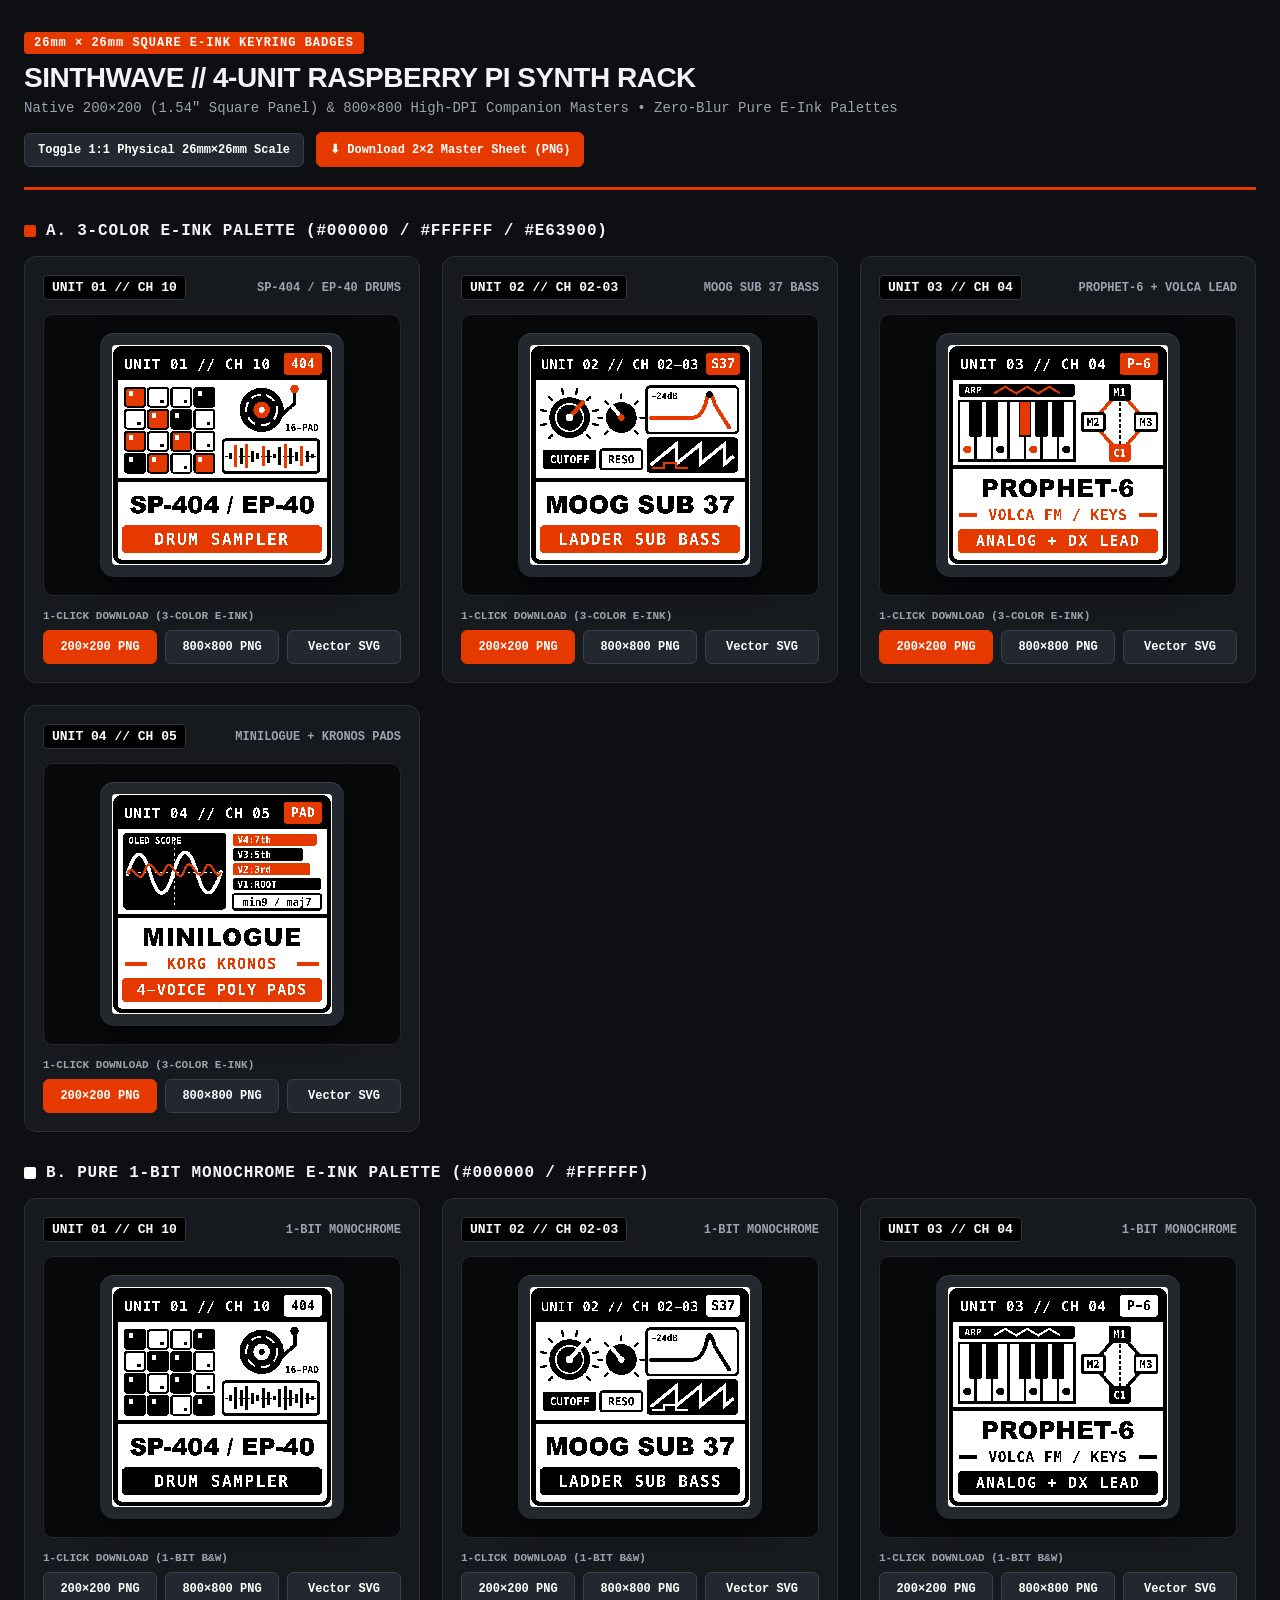
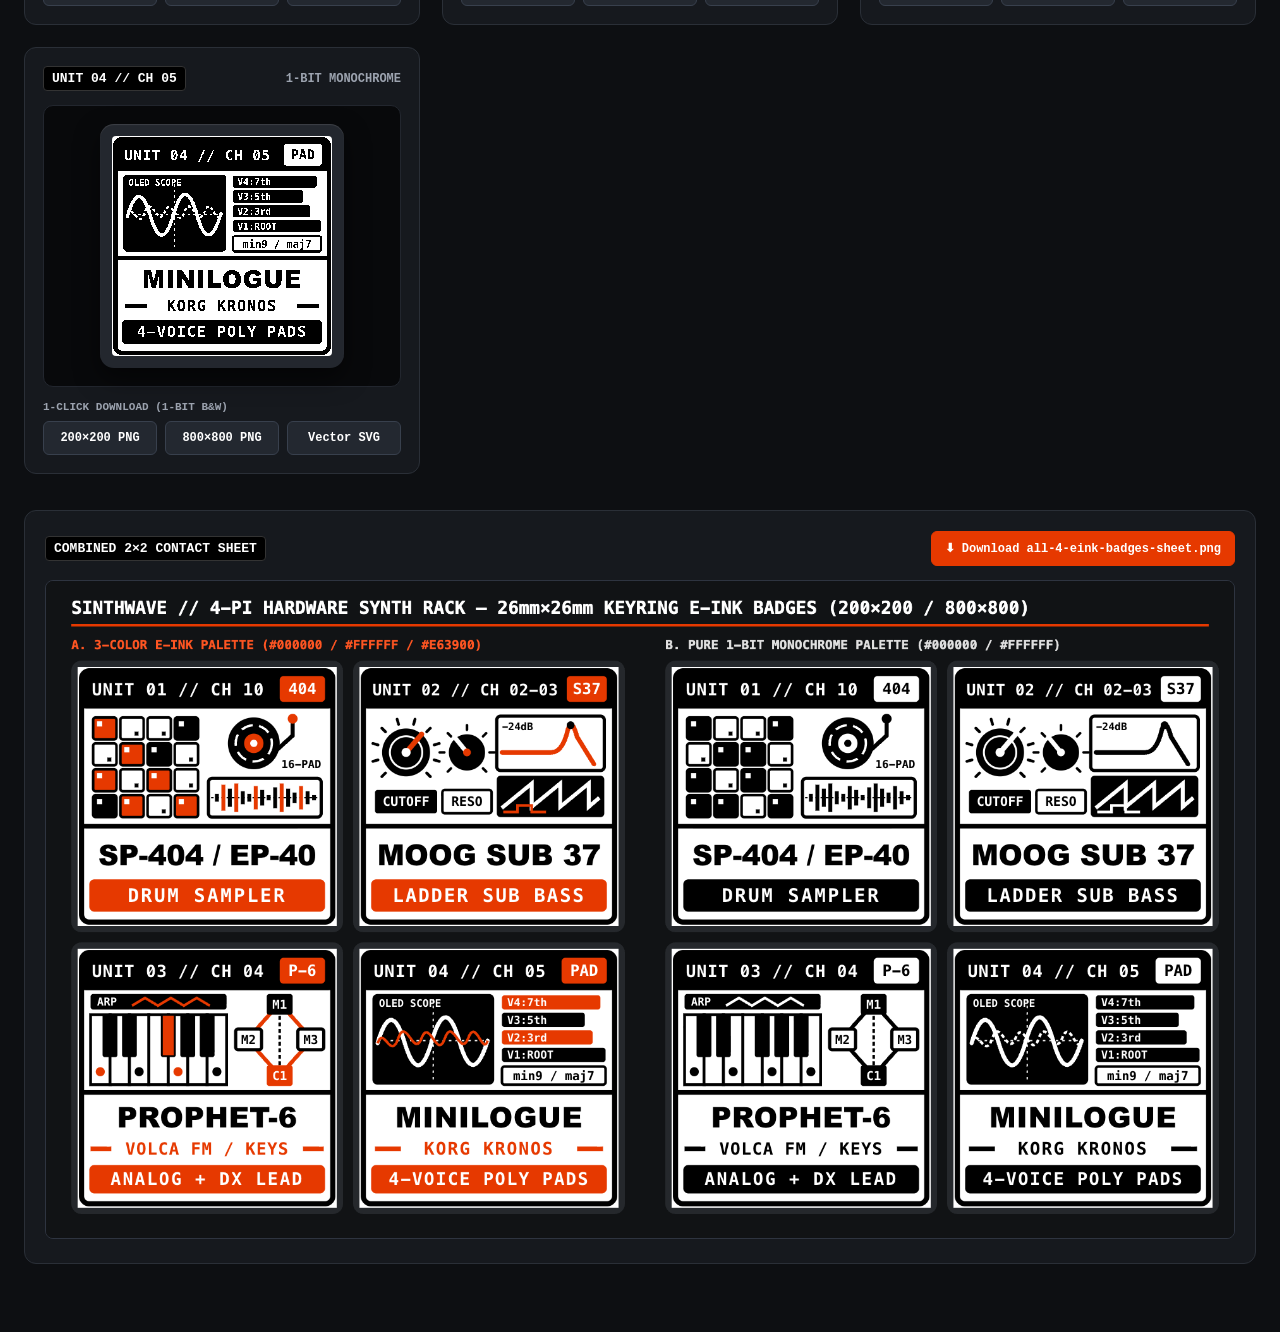
<file: public/eink-badges/index.html>
<!DOCTYPE html>
<html lang="en">
<head>
  <meta charset="UTF-8" />
  <meta name="viewport" content="width=device-width, initial-scale=1.0" />
  <title>SINTHWAVE // 26mm×26mm Keyring E-Ink Synth Badges</title>
  <style>
    :root {
      --bg: #0d0f12;
      --panel: #16191e;
      --border: #2a2f37;
      --text: #f3f4f6;
      --muted: #9ca3af;
      --accent: #e63900;
      --accent-hover: #ff4d14;
    }
    * { box-sizing: border-box; margin: 0; padding: 0; }
    body {
      background: var(--bg);
      color: var(--text);
      font-family: -apple-system, BlinkMacSystemFont, "SF Pro Display", "Helvetica Neue", sans-serif;
      padding: 32px 24px 64px;
      max-width: 1360px;
      margin: 0 auto;
    }
    header {
      border-bottom: 3px solid var(--accent);
      padding-bottom: 20px;
      margin-bottom: 28px;
      display: flex;
      flex-wrap: wrap;
      justify-content: space-between;
      align-items: flex-end;
      gap: 16px;
    }
    .tag {
      display: inline-block;
      background: var(--accent);
      color: #fff;
      font-family: "SF Mono", "Menlo", monospace;
      font-weight: 900;
      font-size: 12px;
      padding: 4px 10px;
      border-radius: 4px;
      letter-spacing: 1px;
      margin-bottom: 8px;
    }
    h1 {
      font-size: 28px;
      font-weight: 900;
      letter-spacing: -0.5px;
    }
    .subtitle {
      color: var(--muted);
      font-size: 14px;
      margin-top: 6px;
      font-family: "SF Mono", "Menlo", monospace;
    }
    .toolbar {
      display: flex;
      gap: 12px;
      flex-wrap: wrap;
      align-items: center;
    }
    .btn {
      display: inline-flex;
      align-items: center;
      justify-content: center;
      gap: 6px;
      background: #232830;
      color: #fff;
      text-decoration: none;
      font-family: "SF Mono", "Menlo", monospace;
      font-size: 12px;
      font-weight: 800;
      padding: 9px 13px;
      border-radius: 6px;
      border: 1px solid #38404d;
      cursor: pointer;
      transition: all 0.15s ease;
    }
    .btn:hover {
      background: #2f3640;
      border-color: #556070;
    }
    .btn-primary {
      background: var(--accent);
      border-color: var(--accent);
    }
    .btn-primary:hover {
      background: var(--accent-hover);
      border-color: var(--accent-hover);
    }
    .section-title {
      font-family: "SF Mono", "Menlo", monospace;
      font-size: 16px;
      font-weight: 900;
      letter-spacing: 0.8px;
      text-transform: uppercase;
      margin: 32px 0 16px;
      display: flex;
      align-items: center;
      gap: 10px;
    }
    .section-title span.dot {
      width: 12px;
      height: 12px;
      border-radius: 2px;
      background: var(--accent);
      display: inline-block;
    }
    .grid {
      display: grid;
      grid-template-columns: repeat(auto-fit, minmax(295px, 1fr));
      gap: 22px;
    }
    .card {
      background: var(--panel);
      border: 1px solid var(--border);
      border-radius: 12px;
      padding: 18px;
      display: flex;
      flex-direction: column;
      gap: 14px;
    }
    .card-header {
      display: flex;
      justify-content: space-between;
      align-items: center;
      font-family: "SF Mono", "Menlo", monospace;
    }
    .unit-id {
      font-size: 13px;
      font-weight: 900;
      color: #fff;
      background: #000;
      padding: 4px 8px;
      border-radius: 4px;
      border: 1px solid #333;
    }
    .unit-role {
      font-size: 12px;
      color: var(--muted);
      font-weight: 700;
    }
    .preview-stage {
      background: #08090b;
      border: 1px solid #22262e;
      border-radius: 10px;
      padding: 18px;
      display: flex;
      flex-direction: column;
      align-items: center;
      gap: 12px;
    }
    /* Keyring E-Ink Physical Casing Mock */
    .keyring-bezel {
      background: #23272e;
      padding: 12px;
      border-radius: 14px;
      box-shadow: 0 10px 25px rgba(0,0,0,0.5), inset 0 1px 1px rgba(255,255,255,0.12);
      position: relative;
      transition: all 0.2s ease;
    }
    .keyring-bezel img {
      width: 220px;
      height: 220px;
      display: block;
      border-radius: 4px;
      image-rendering: pixelated;
      transition: all 0.2s ease;
    }
    body.physical-scale .keyring-bezel img {
      width: 26mm;
      height: 26mm;
    }
    .dl-group {
      display: flex;
      flex-direction: column;
      gap: 8px;
    }
    .dl-label {
      font-family: "SF Mono", "Menlo", monospace;
      font-size: 11px;
      color: var(--muted);
      font-weight: 700;
      text-transform: uppercase;
    }
    .dl-row {
      display: grid;
      grid-template-columns: repeat(3, 1fr);
      gap: 8px;
    }
    .sheet-box {
      margin-top: 36px;
      background: var(--panel);
      border: 1px solid var(--border);
      border-radius: 12px;
      padding: 20px;
    }
    .sheet-box img {
      width: 100%;
      height: auto;
      border-radius: 8px;
      border: 1px solid #2e3440;
      margin-top: 14px;
    }
  </style>
</head>
<body>
  <header>
    <div>
      <div class="tag">26mm × 26mm SQUARE E-INK KEYRING BADGES</div>
      <h1>SINTHWAVE // 4-UNIT RASPBERRY PI SYNTH RACK</h1>
      <div class="subtitle">Native 200×200 (1.54" Square Panel) &amp; 800×800 High-DPI Companion Masters • Zero-Blur Pure E-Ink Palettes</div>
    </div>
    <div class="toolbar">
      <button class="btn" onclick="document.body.classList.toggle('physical-scale')">
        Toggle 1:1 Physical 26mm×26mm Scale
      </button>
      <a class="btn btn-primary" href="./all-4-eink-badges-sheet.png" download="all-4-eink-badges-sheet.png">
        ⬇ Download 2×2 Master Sheet (PNG)
      </a>
    </div>
  </header>

  <div class="section-title">
    <span class="dot"></span>
    A. 3-Color E-Ink Palette (#000000 / #FFFFFF / #E63900)
  </div>
  <div class="grid">
    <!-- Unit 1 Color -->
    <div class="card">
      <div class="card-header">
        <span class="unit-id">UNIT 01 // CH 10</span>
        <span class="unit-role">SP-404 / EP-40 DRUMS</span>
      </div>
      <div class="preview-stage">
        <div class="keyring-bezel">
          <img src="./unit1-sp404-ep40-drums-color-800x800.png" alt="Unit 01 SP-404 / EP-40 Color E-Ink Badge" />
        </div>
      </div>
      <div class="dl-group">
        <div class="dl-label">1-Click Download (3-Color E-Ink)</div>
        <div class="dl-row">
          <a class="btn btn-primary" href="./unit1-sp404-ep40-drums-color-200x200.png" download>200×200 PNG</a>
          <a class="btn" href="./unit1-sp404-ep40-drums-color-800x800.png" download>800×800 PNG</a>
          <a class="btn" href="./unit1-sp404-ep40-drums-color.svg" download>Vector SVG</a>
        </div>
      </div>
    </div>

    <!-- Unit 2 Color -->
    <div class="card">
      <div class="card-header">
        <span class="unit-id">UNIT 02 // CH 02-03</span>
        <span class="unit-role">MOOG SUB 37 BASS</span>
      </div>
      <div class="preview-stage">
        <div class="keyring-bezel">
          <img src="./unit2-moog-sub37-bass-color-800x800.png" alt="Unit 02 Moog Sub 37 Color E-Ink Badge" />
        </div>
      </div>
      <div class="dl-group">
        <div class="dl-label">1-Click Download (3-Color E-Ink)</div>
        <div class="dl-row">
          <a class="btn btn-primary" href="./unit2-moog-sub37-bass-color-200x200.png" download>200×200 PNG</a>
          <a class="btn" href="./unit2-moog-sub37-bass-color-800x800.png" download>800×800 PNG</a>
          <a class="btn" href="./unit2-moog-sub37-bass-color.svg" download>Vector SVG</a>
        </div>
      </div>
    </div>

    <!-- Unit 3 Color -->
    <div class="card">
      <div class="card-header">
        <span class="unit-id">UNIT 03 // CH 04</span>
        <span class="unit-role">PROPHET-6 + VOLCA LEAD</span>
      </div>
      <div class="preview-stage">
        <div class="keyring-bezel">
          <img src="./unit3-prophet6-volca-lead-color-800x800.png" alt="Unit 03 Prophet-6 Volca Color E-Ink Badge" />
        </div>
      </div>
      <div class="dl-group">
        <div class="dl-label">1-Click Download (3-Color E-Ink)</div>
        <div class="dl-row">
          <a class="btn btn-primary" href="./unit3-prophet6-volca-lead-color-200x200.png" download>200×200 PNG</a>
          <a class="btn" href="./unit3-prophet6-volca-lead-color-800x800.png" download>800×800 PNG</a>
          <a class="btn" href="./unit3-prophet6-volca-lead-color.svg" download>Vector SVG</a>
        </div>
      </div>
    </div>

    <!-- Unit 4 Color -->
    <div class="card">
      <div class="card-header">
        <span class="unit-id">UNIT 04 // CH 05</span>
        <span class="unit-role">MINILOGUE + KRONOS PADS</span>
      </div>
      <div class="preview-stage">
        <div class="keyring-bezel">
          <img src="./unit4-minilogue-kronos-pads-color-800x800.png" alt="Unit 04 Minilogue Kronos Color E-Ink Badge" />
        </div>
      </div>
      <div class="dl-group">
        <div class="dl-label">1-Click Download (3-Color E-Ink)</div>
        <div class="dl-row">
          <a class="btn btn-primary" href="./unit4-minilogue-kronos-pads-color-200x200.png" download>200×200 PNG</a>
          <a class="btn" href="./unit4-minilogue-kronos-pads-color-800x800.png" download>800×800 PNG</a>
          <a class="btn" href="./unit4-minilogue-kronos-pads-color.svg" download>Vector SVG</a>
        </div>
      </div>
    </div>
  </div>

  <div class="section-title">
    <span class="dot" style="background:#ffffff;"></span>
    B. Pure 1-Bit Monochrome E-Ink Palette (#000000 / #FFFFFF)
  </div>
  <div class="grid">
    <!-- Unit 1 BW -->
    <div class="card">
      <div class="card-header">
        <span class="unit-id">UNIT 01 // CH 10</span>
        <span class="unit-role">1-BIT MONOCHROME</span>
      </div>
      <div class="preview-stage">
        <div class="keyring-bezel">
          <img src="./unit1-sp404-ep40-drums-bw-800x800.png" alt="Unit 01 SP-404 / EP-40 BW E-Ink Badge" />
        </div>
      </div>
      <div class="dl-group">
        <div class="dl-label">1-Click Download (1-Bit B&amp;W)</div>
        <div class="dl-row">
          <a class="btn" href="./unit1-sp404-ep40-drums-bw-200x200.png" download>200×200 PNG</a>
          <a class="btn" href="./unit1-sp404-ep40-drums-bw-800x800.png" download>800×800 PNG</a>
          <a class="btn" href="./unit1-sp404-ep40-drums-bw.svg" download>Vector SVG</a>
        </div>
      </div>
    </div>

    <!-- Unit 2 BW -->
    <div class="card">
      <div class="card-header">
        <span class="unit-id">UNIT 02 // CH 02-03</span>
        <span class="unit-role">1-BIT MONOCHROME</span>
      </div>
      <div class="preview-stage">
        <div class="keyring-bezel">
          <img src="./unit2-moog-sub37-bass-bw-800x800.png" alt="Unit 02 Moog Sub 37 BW E-Ink Badge" />
        </div>
      </div>
      <div class="dl-group">
        <div class="dl-label">1-Click Download (1-Bit B&amp;W)</div>
        <div class="dl-row">
          <a class="btn" href="./unit2-moog-sub37-bass-bw-200x200.png" download>200×200 PNG</a>
          <a class="btn" href="./unit2-moog-sub37-bass-bw-800x800.png" download>800×800 PNG</a>
          <a class="btn" href="./unit2-moog-sub37-bass-bw.svg" download>Vector SVG</a>
        </div>
      </div>
    </div>

    <!-- Unit 3 BW -->
    <div class="card">
      <div class="card-header">
        <span class="unit-id">UNIT 03 // CH 04</span>
        <span class="unit-role">1-BIT MONOCHROME</span>
      </div>
      <div class="preview-stage">
        <div class="keyring-bezel">
          <img src="./unit3-prophet6-volca-lead-bw-800x800.png" alt="Unit 03 Prophet-6 Volca BW E-Ink Badge" />
        </div>
      </div>
      <div class="dl-group">
        <div class="dl-label">1-Click Download (1-Bit B&amp;W)</div>
        <div class="dl-row">
          <a class="btn" href="./unit3-prophet6-volca-lead-bw-200x200.png" download>200×200 PNG</a>
          <a class="btn" href="./unit3-prophet6-volca-lead-bw-800x800.png" download>800×800 PNG</a>
          <a class="btn" href="./unit3-prophet6-volca-lead-bw.svg" download>Vector SVG</a>
        </div>
      </div>
    </div>

    <!-- Unit 4 BW -->
    <div class="card">
      <div class="card-header">
        <span class="unit-id">UNIT 04 // CH 05</span>
        <span class="unit-role">1-BIT MONOCHROME</span>
      </div>
      <div class="preview-stage">
        <div class="keyring-bezel">
          <img src="./unit4-minilogue-kronos-pads-bw-800x800.png" alt="Unit 04 Minilogue Kronos BW E-Ink Badge" />
        </div>
      </div>
      <div class="dl-group">
        <div class="dl-label">1-Click Download (1-Bit B&amp;W)</div>
        <div class="dl-row">
          <a class="btn" href="./unit4-minilogue-kronos-pads-bw-200x200.png" download>200×200 PNG</a>
          <a class="btn" href="./unit4-minilogue-kronos-pads-bw-800x800.png" download>800×800 PNG</a>
          <a class="btn" href="./unit4-minilogue-kronos-pads-bw.svg" download>Vector SVG</a>
        </div>
      </div>
    </div>
  </div>

  <div class="sheet-box">
    <div class="card-header">
      <span class="unit-id">COMBINED 2×2 CONTACT SHEET</span>
      <a class="btn btn-primary" href="./all-4-eink-badges-sheet.png" download="all-4-eink-badges-sheet.png">⬇ Download all-4-eink-badges-sheet.png</a>
    </div>
    <img src="./all-4-eink-badges-sheet.png" alt="All 4 E-Ink Badges Combined 2x2 Sheet" />
  </div>
</body>
</html>
</file>
